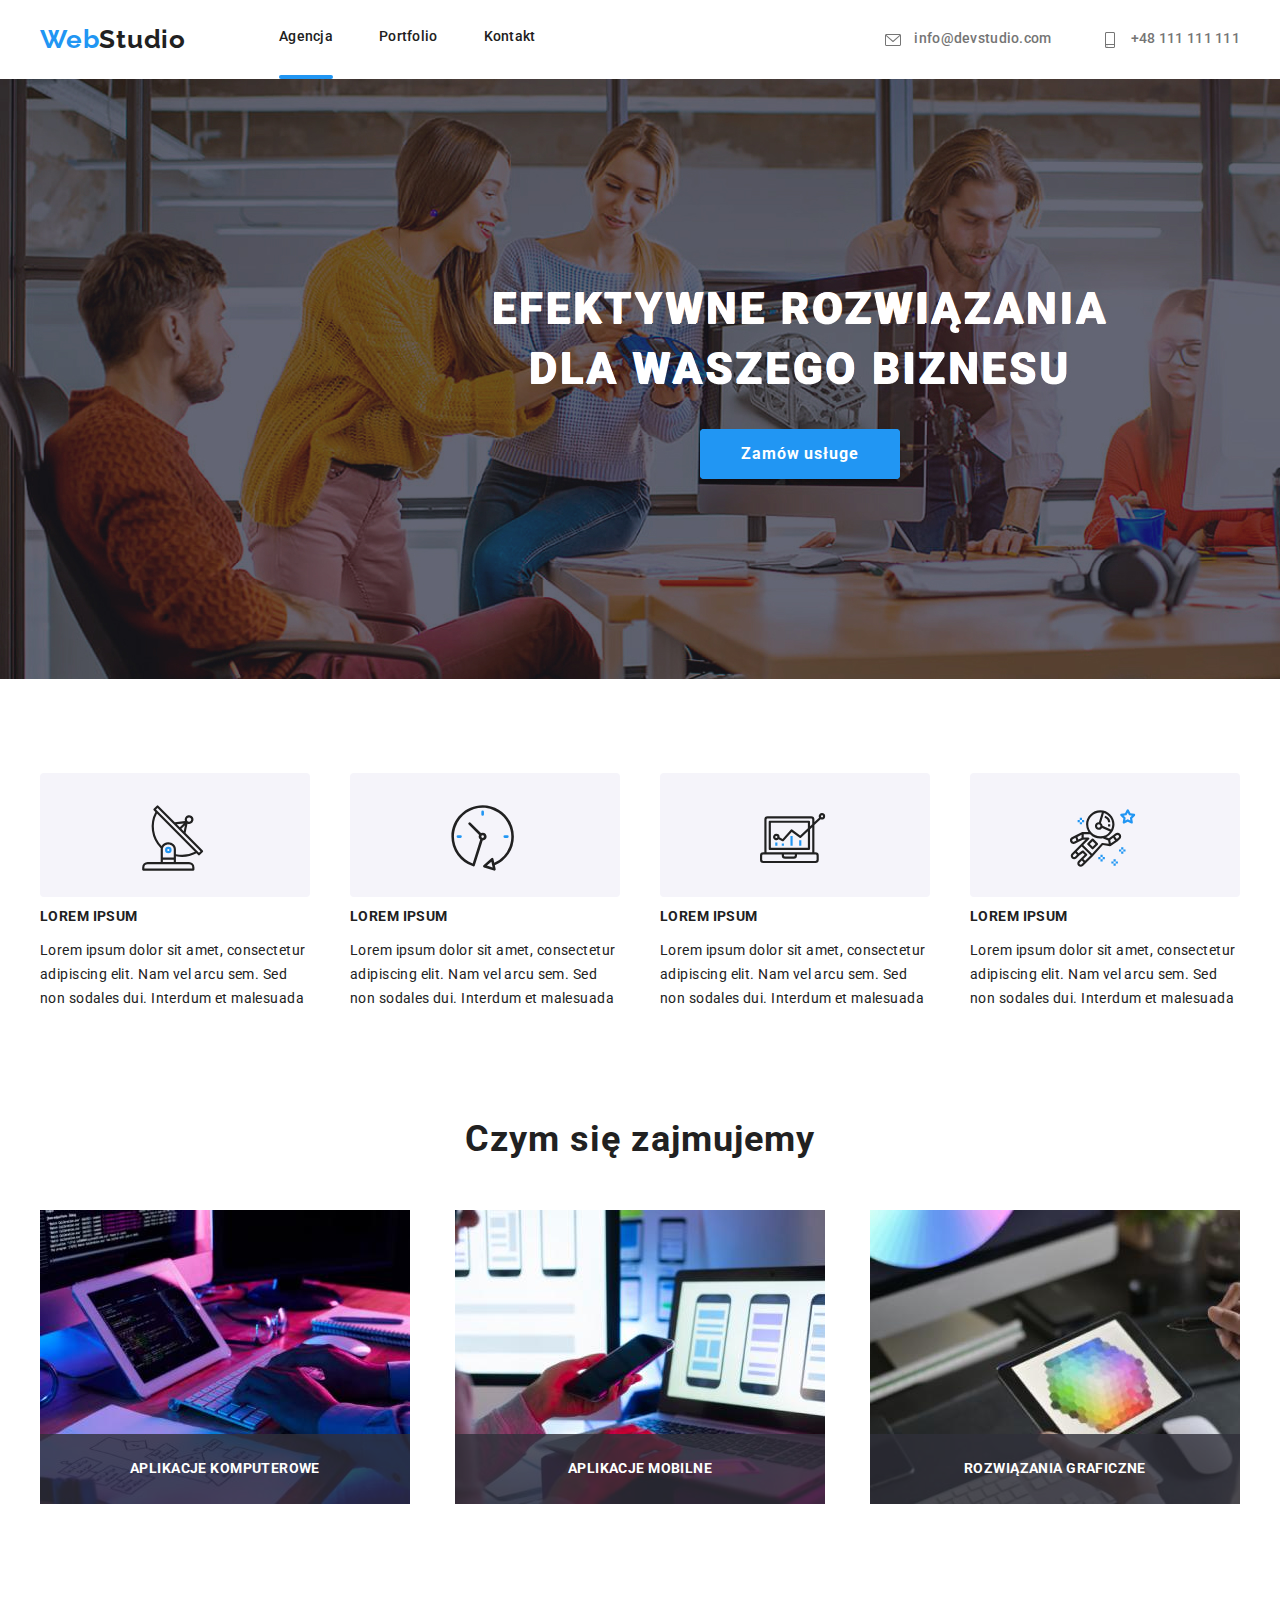
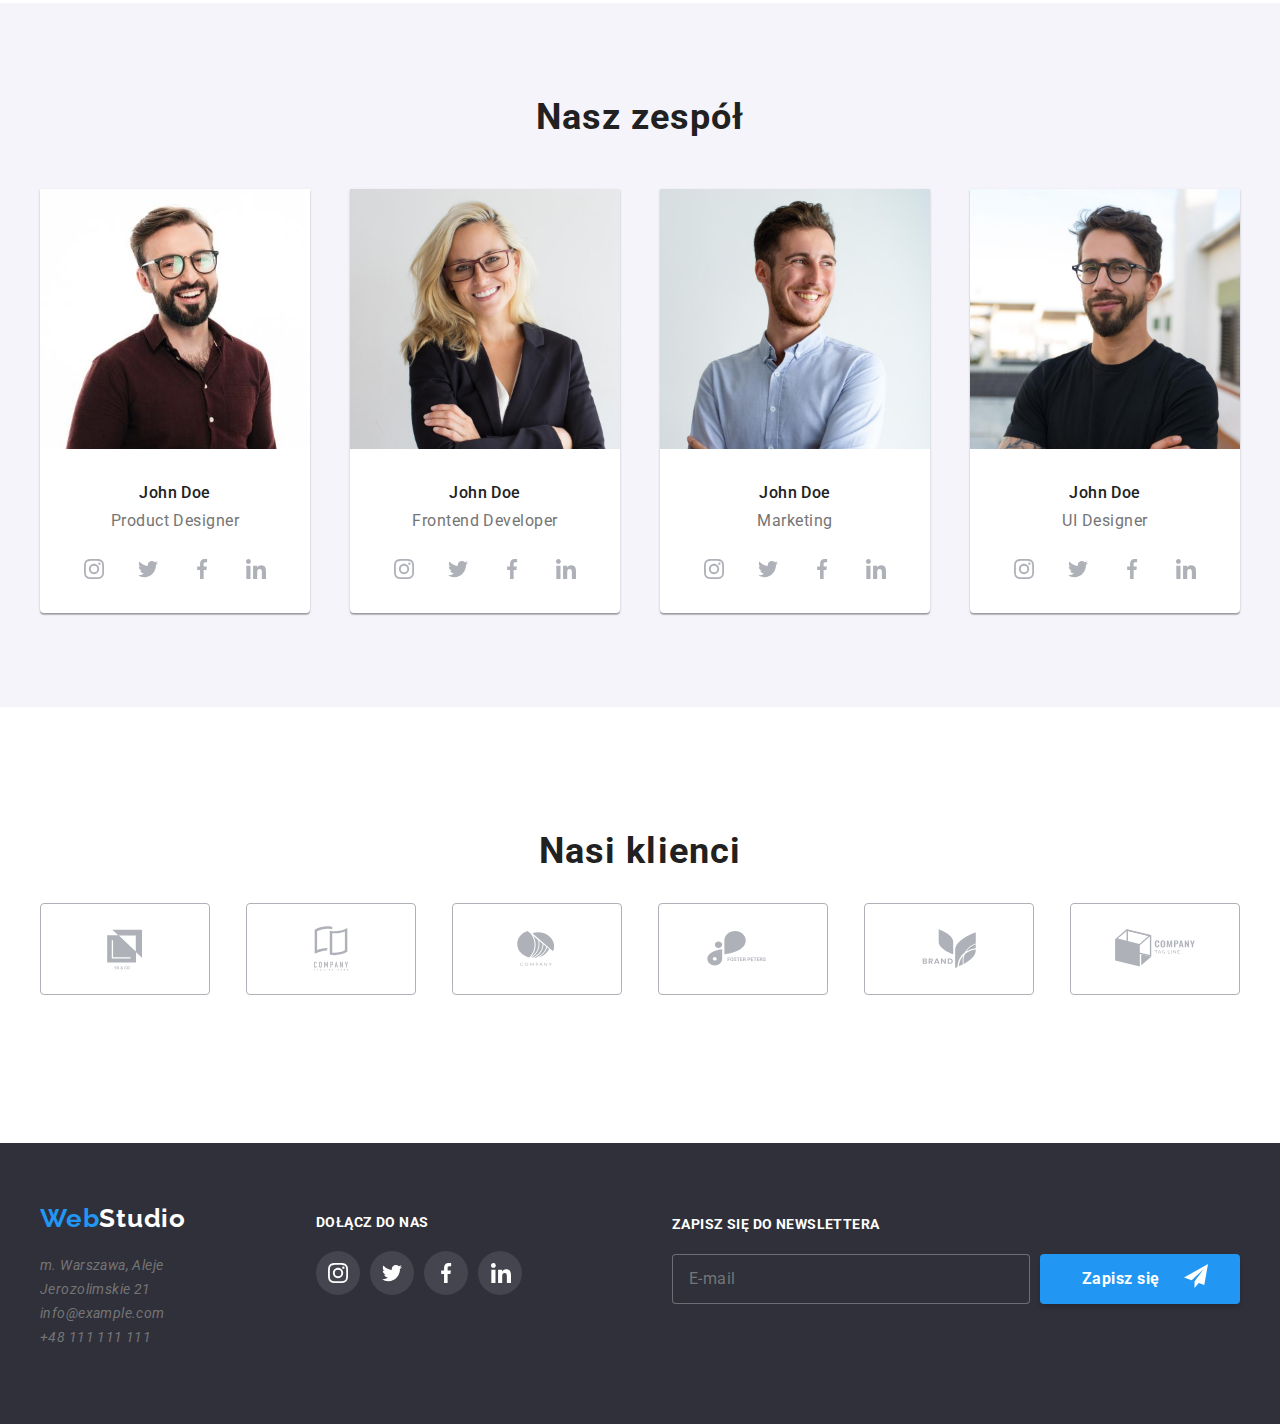
<file: index.html>
<!DOCTYPE html>
<html lang="PL">
  <head>
    <meta charset="UTF-8" />
    <meta http-equiv="X-UA-Compatible" content="IE=edge" />
    <meta name="viewport" content="width=device-width, initial-scale=1.0" />
    <!--Open Google Fonts-->
    <link rel="preconnect" href="https://fonts.googleapis.com" />
    <link rel="preconnect" href="https://fonts.gstatic.com" crossorigin />
    <link
      href="https://fonts.googleapis.com/css2?family=Raleway:wght@700&family=Roboto:wght@400;500;700;900&display=swap"
      rel="stylesheet"
    />
    <!-- Close google fonts-->
    <link
      rel="stylesheet"
      href="https://cdnjs.cloudflare.com/ajax/libs/modern-normalize/1.0.0/modern-normalize.min.css"
    />
    <link rel="stylesheet" href="css/main.min.css" />
    <title>Studio</title>
  </head>

  <body>
    <header>
      <div class="container">
        <div class="nav-discription">
          <div class="nav-discription__nav-area">
            <a class="main-logo" href="index.html"
              ><span class="main-logo__top-logo-one">Web</span><span class="main-logo__top-logo-two">Studio</span></a
            >
            <nav>
              <ul class="nav-discription__site-navigation">
                <li><a class="strip nav-discription__strip" href="index.html">Agencja</a></li>
                <li>
                  <a class="nav-discription__item-portfolio" href="portfolio.html">Portfolio</a>
                </li>
                <li><a class="nav-discription__item-contact" href="#">Kontakt</a></li>
              </ul>
            </nav>
          </div>

          <ul class="nav-discription__contact-us">
            <li>
              <a class="nav-discription__social-mail" href="mailto:info@devstudio.com"
                ><svg width="16" height="16" class="nav-discription__icon">
                  <use href="images/icons.svg#icon-envelope"></use>
                </svg>
                info@devstudio.com</a
              >
            </li>
            <li>
              <a class="nav-discription__social-tel" href="tel:+48111111111"
                ><svg width="16" height="16" class="nav-discription__icon">
                  <use href="images/icons.svg#icon-smartphone"></use>
                </svg>
                +48 111 111 111</a
              >
            </li>
          </ul>
        </div>
      </div>
    </header>

    <main>
      <section class="wrapper-main-studio-discription">
        <div class="container main-studio">
          <h1 class="main-studio__main-header">EFEKTYWNE ROZWIĄZANIA DLA WASZEGO BIZNESU</h1>
          <button class="main-studio__studio-button" type="button" data-modal-open>
            <span class="main-studio__button-text">Zamów usługe</span>
          </button>
        </div>
      </section>
      
      <section class="container">
        <ul class="advantages">
          <li>
            <div class="advantages__advantages-icon">
              <svg width="270" height="120">
                <use
                  width="65.32"
                  height="70"
                  x="100"
                  y="30"
                  href="images/icons.svg#icon-antenna-1"
                ></use>
              </svg>
            </div>
            <h2 class="advantages__text-block">LOREM IPSUM</h2>
            <p class="advantages__text-block-discription">
              Lorem ipsum dolor sit amet, consectetur adipiscing elit. Nam vel arcu sem. Sed non
              sodales dui. Interdum et malesuada
            </p>
          </li>

          <li>
            <div class="advantages__advantages-icon">
              <svg width="270" height="120">
                <use
                  width="65.32"
                  height="70"
                  x="100"
                  y="30"
                  href="images/icons.svg#icon-clock-1"
                ></use>
              </svg>
            </div>
            <h2 class="advantages__text-block">LOREM IPSUM</h2>
            <p class="advantages__text-block-discription">
              Lorem ipsum dolor sit amet, consectetur adipiscing elit. Nam vel arcu sem. Sed non
              sodales dui. Interdum et malesuada
            </p>
          </li>

          <li>
            <div class="advantages__advantages-icon">
              <svg width="270" height="120">
                <use
                  width="65.32"
                  height="70"
                  x="100"
                  y="30"
                  href="images/icons.svg#icon-diagram-1"
                ></use>
              </svg>
            </div>
            <h2 class="advantages__text-block">LOREM IPSUM</h2>
            <p class="advantages__text-block-discription">
              Lorem ipsum dolor sit amet, consectetur adipiscing elit. Nam vel arcu sem. Sed non
              sodales dui. Interdum et malesuada
            </p>
          </li>

          <li>
            <div class="advantages__advantages-icon">
              <svg width="270" height="120">
                <use
                  width="65.32"
                  height="70"
                  x="100"
                  y="30"
                  href="images/icons.svg#icon-astronaut-1"
                ></use>
              </svg>
            </div>
            <h2 class="advantages__text-block">LOREM IPSUM</h2>
            <p class="advantages__text-block-discription">
              Lorem ipsum dolor sit amet, consectetur adipiscing elit. Nam vel arcu sem. Sed non
              sodales dui. Interdum et malesuada
            </p>
          </li>
        </ul>
      </section>

      <section class="our-activities-wrapper container">
        <h2 class="our-activities-wrapper__header">Czym się zajmujemy</h2>
        <ul class="our-activities-images">
          <li>
            <div class="our-activities-images__img-position">
              <img src="images/images-studio/box2.jpg" alt="człowiek pracuje przy komputerze" />
              <div class="our-activities-images__text-wrapper">
                <p class="our-activities-images__text-position">Aplikacje komputerowe</p>
              </div>
            </div>
          </li>
          <li>
            <div class="our-activities-images__img-position">
              <img src="images/images-studio/box1.jpg" alt="człowiek pracuje przy komputerze" />
              <div class="our-activities-images__text-wrapper">
                <p class="our-activities-images__text-position">Aplikacje mobilne</p>
              </div>
            </div>
          </li>
          <li>
            <div class="our-activities-images__img-position">
              <img src="images/images-studio/box3.jpg" alt="człowiek pracuje przy komputerze" />
              <div class="our-activities-images__text-wrapper">
                <p class="our-activities-images__text-position">Rozwiązania graficzne</p>
              </div>
            </div>
          </li>
        </ul>
      </section>

      <section class="our-team-area container">
        <h2 class="our-team-area__header">Nasz zespół</h2>
        <ul class="our-team container">
          <li class="our-team__border">
            <img
              class="our-team__img-discription"
              src="images/images-studio/img4.jpg"
              alt="zdjęcię Maciej Wiesłowski"
            />
            <h3 class="our-team__employee-name">John Doe</h3>
            <p class="our-team__employee-position">Product Designer</p>

            <ul class="our-team__social-box">
              <li>
                <a class="our-team__social-link" href="#">
                  <svg class="our-team__icon" width="44" height="44">
                    <use
                      width="20"
                      height="20"
                      x="12"
                      y="12"
                      href="images/icons.svg#icon-instagram-2"
                    ></use>
                  </svg>
                </a>
              </li>
              <li>
                <a class="our-team__social-link" href="#">
                  <svg class="our-team__icon" width="44" height="44">
                    <use
                      width="20"
                      height="20"
                      x="12"
                      y="12"
                      href="images/icons.svg#icon-twitter-1"
                    ></use>
                  </svg>
                </a>
              </li>
              <li>
                <a class="our-team__social-link" href="#">
                  <svg class="our-team__icon" width="44" height="44">
                    <use
                      width="20"
                      height="20"
                      x="12"
                      y="12"
                      href="images/icons.svg#icon-facebook-1"
                    ></use>
                  </svg>
                </a>
              </li>
              <li>
                <a class="our-team__social-link" href="#">
                  <svg class="our-team__icon" width="44" height="44">
                    <use
                      width="20"
                      height="20"
                      x="12"
                      y="12"
                      href="images/icons.svg#icon-linkedin-1"
                    ></use>
                  </svg>
                </a>
              </li>
            </ul>
          </li>

          <li class="our-team__border">
            <img
              class="our-team__img-discription"
              src="images/images-studio/img3.jpg"
              alt="zdjęcię Maciej Wiesłowski"
            />
            <h3 class="our-team__employee-name">John Doe</h3>
            <p class="our-team__employee-position">Frontend Developer</p>

            <ul class="our-team__social-box">
              <li>
                <a class="our-team__social-link" href="#">
                  <svg class="our-team__icon" width="44" height="44">
                    <use
                      width="20"
                      height="20"
                      x="12"
                      y="12"
                      href="images/icons.svg#icon-instagram-2"
                    ></use>
                  </svg>
                </a>
              </li>
              <li>
                <a class="our-team__social-link" href="#">
                  <svg class="our-team__icon" width="44" height="44">
                    <use
                      width="20"
                      height="20"
                      x="12"
                      y="12"
                      href="images/icons.svg#icon-twitter-1"
                    ></use>
                  </svg>
                </a>
              </li>
              <li>
                <a class="our-team__social-link" href="#">
                  <svg class="our-team__icon" width="44" height="44">
                    <use
                      width="20"
                      height="20"
                      x="12"
                      y="12"
                      href="images/icons.svg#icon-facebook-1"
                    ></use>
                  </svg>
                </a>
              </li>
              <li>
                <a class="our-team__social-link" href="#">
                  <svg class="our-team__icon" width="44" height="44">
                    <use
                      width="20"
                      height="20"
                      x="12"
                      y="12"
                      href="images/icons.svg#icon-linkedin-1"
                    ></use>
                  </svg>
                </a>
              </li>
            </ul>
          </li>

          <li class="our-team__border">
            <img
              class="our-team__img-discription"
              src="images/images-studio/img2.jpg"
              alt="zdjęcię Maciej Wiesłowski"
            />
            <h3 class="our-team__employee-name">John Doe</h3>
            <p class="our-team__employee-position">Marketing</p>

            <ul class="our-team__social-box">
              <li>
                <a class="our-team__social-link" href="#">
                  <svg class="our-team__icon" width="44" height="44">
                    <use
                      width="20"
                      height="20"
                      x="12"
                      y="12"
                      href="images/icons.svg#icon-instagram-2"
                    ></use>
                  </svg>
                </a>
              </li>
              <li>
                <a class="our-team__social-link" href="#">
                  <svg class="our-team__icon" width="44" height="44">
                    <use
                      width="20"
                      height="20"
                      x="12"
                      y="12"
                      href="images/icons.svg#icon-twitter-1"
                    ></use>
                  </svg>
                </a>
              </li>
              <li>
                <a class="our-team__social-link" href="#">
                  <svg class="our-team__icon" width="44" height="44">
                    <use
                      width="20"
                      height="20"
                      x="12"
                      y="12"
                      href="images/icons.svg#icon-facebook-1"
                    ></use>
                  </svg>
                </a>
              </li>
              <li>
                <a class="our-team__social-link" href="#">
                  <svg class="our-team__icon" width="44" height="44">
                    <use
                      width="20"
                      height="20"
                      x="12"
                      y="12"
                      href="images/icons.svg#icon-linkedin-1"
                    ></use>
                  </svg>
                </a>
              </li>
            </ul>
          </li>
          <li class="our-team__border">
            <img
              class="our-team__img-discription"
              src="images/images-studio/img1.jpg"
              alt="zdjęcię Maciej Wiesłowski"
            />
            <h3 class="our-team__employee-name">John Doe</h3>
            <p class="our-team__employee-position">UI Designer</p>

            <ul class="our-team__social-box">
              <li>
                <a class="our-team__social-link" href="#">
                  <svg class="our-team__icon" width="44" height="44">
                    <use
                      width="20"
                      height="20"
                      x="12"
                      y="12"
                      href="images/icons.svg#icon-instagram-2"
                    ></use>
                  </svg>
                </a>
              </li>
              <li>
                <a class="our-team__social-link" href="#">
                  <svg class="our-team__icon" width="44" height="44">
                    <use
                      width="20"
                      height="20"
                      x="12"
                      y="12"
                      href="images/icons.svg#icon-twitter-1"
                    ></use>
                  </svg>
                </a>
              </li>
              <li>
                <a class="our-team__social-link" href="#">
                  <svg class="our-team__icon" width="44" height="44">
                    <use
                      width="20"
                      height="20"
                      x="12"
                      y="12"
                      href="images/icons.svg#icon-facebook-1"
                    ></use>
                  </svg>
                </a>
              </li>
              <li>
                <a class="our-team__social-link" href="#">
                  <svg class="our-team__icon" width="44" height="44">
                    <use
                      width="20"
                      height="20"
                      x="12"
                      y="12"
                      href="images/icons.svg#icon-linkedin-1"
                    ></use>
                  </svg>
                </a>
              </li>
            </ul>
          </li>
            </ul>
          </li>
        </ul>
      </section>

      <section class="our-clients">
        <div class="container">
          <h2 class="our-clients__header">Nasi klienci</h2>
          <ul class="our-clients__list-items">
            <li>
              <svg class="our-clients__icon">
                <use href="images/icons.svg#icon-client-1"></use>
              </svg>
            </li>

            <li>
              <svg class="our-clients__icon">
                <use href="images/icons.svg#icon-client-2"></use>
              </svg>
            </li>

            <li>
              <svg class="our-clients__icon">
                <use href="images/icons.svg#icon-client-3"></use>
              </svg>
            </li>

            <li>
              <svg class="our-clients__icon">
                <use href="images/icons.svg#icon-client-4"></use>
              </svg>
            </li>

            <li>
              <svg class="our-clients__icon">
                <use href="images/icons.svg#icon-client-5"></use>
              </svg>
            </li>

            <li>
              <svg class="our-clients__icon">
                <use href="images/icons.svg#icon-client-6"></use>
              </svg>
            </li>
          </ul>
        </div>
      </section>
    </main>

    <footer class="footer-wrapper">
      <div class="footer-container">
        <div class="footer-discription">
          <a class="footer-logo" href="index.html"
            ><span class="footer-logo__logo-one">Web</span><span class="footer-logo__logo-two">Studio</span></a
          >
          <address>
            <ul class="footer-nav">
              <li>
                <a class="footer-nav__social-links" href="https://goo.gl/maps/fYrhQ94LUuPDDyDd8">
                  m. Warszawa, Aleje Jerozolimskie 21</a
                >
              </li>
              <li>
                <a class="footer-nav__social-links" href="mailto:info@example.com"
                  >info@example.com</a
                >
              </li>
              <li>
                <a class="footer-nav__social-links" href="tel:+48111111111">+48 111 111 111</a>
              </li>
            </ul>
          </address>
        </div>

        <div class="footer-social-media">
          <p class="footer-social-media__header">DOŁĄCZ DO NAS</p>

          <ul class="footer-social-media__list-icons">
            <li>
              <a class="footer-social-media__link" href="#">
                <svg class="footer-social-media__icon" width="44" height="44">
                  <use width="20" x="12" href="images/icons.svg#icon-instagram-2"></use>
                </svg>
              </a>
            </li>
            <li>
              <a href="#">
                <svg class="footer-social-media__icon" width="44" height="44">
                  <use width="20" x="12" href="images/icons.svg#icon-twitter-1"></use>
                </svg>
              </a>
            </li>
            <li>
              <a href="#">
                <svg class="footer-social-media__icon" width="44" height="44">
                  <use width="20" x="12" href="images/icons.svg#icon-facebook-1"></use>
                </svg>
              </a>
            </li>
            <li>
              <a href="#">
                <svg class="footer-social-media__icon" width="44" height="44">
                  <use width="20" x="13" href="images/icons.svg#icon-linkedin-1"></use>
                </svg>
              </a>
            </li>
          </ul>
        </div>

        <form class="footer-form">
          <label class="footer-form__label" for="user_email">Zapisz się do newslettera</label>
          <div class="footer-form__input-discription">
            <input class="footer-form__input" type="email" name="email" id="user_email" placeholder="E-mail" required />
            <button class="footer-form__button" type="submit">
              Zapisz się
              <svg width="24" height="24">
                <use href="images/icons.svg#icon-send"></use>
              </svg>
            </button>
          </div>
        </form>
      </div>
    </footer>
    <div class="backdrop is-hidden" data-modal>
      <div class="modal">
        <h2 class="modal__header">Zostaw swoje dane w formularzu poniżej</h2>

        <form class="modal__form-wrapper">
          <div class="modal__form-items">
            <label class="modal__label" for="modal-user-name">Imie</label>
            <input class="modal__input"
              type="text"
              name="modal-user-name"
              id="modal-user-name"
              pattern="[A-z]{2,15}"
              title="Pierwsza litera jest duża, nie może zawierać cyfre, minimalna długość 2, maksymalna 15"
              required
            />
              <svg width="18" height="18" class="modal__icon">
              <use
              href="images/icons.svg#icon-person-black"></use>
            </svg>
          </div>

          <div class="modal__form-items">
            <label class="modal__label" for="modal-user-tel">Telefon</label>
            <input class="modal__input"
              type="tel"
              name="modal-user-tel"
              id="modal-user-tel"
              minlength="9"
              maxlength="9"
              required
            />
            <svg width="18" height="18" class="modal__icon">
              <use href="images/icons.svg#icon-phone-black"></use>
            </svg>
          </div>

          <div class="modal__form-items">
            <label class="modal__label" for="modal-user-email">Email</label>
            <input class="modal__input"
            type="email"
            name="modal-user-email"
            id="modal-user-email"
            required />
            <svg width="20" height="18" class="modal__icon">
            <use href="images/icons.svg#icon-email-black"></use>
            </svg>
          </div>

          <div class="modal__form-items">
            <label class="modal__label" for="modal-user-comment">Komentarz</label>
            <textarea class="modal__textarea"
              name="modal-user-comment"
              id="modal-user-comment"
              placeholder="Wprowadź tekst"
              rows="5"
              required
            ></textarea>
          </div>

          <div class="modal-agreements">
          <label class="modal-agreements__privacy">
            <input class="modal-agreements__input" type="checkbox" name="privacy" value="confirm" required />
            <svg class="modal-agreements__icon" width="16" height="15">
              <use href="images/icons.svg#icon-icon-check"></use>
            </svg>
            <p class="modal-agreements__text">
              Oświadczam iż akceptuję <a class="modal-agreements__link" href="#">Regulamin</a> i
              <a class="modal-agreements__link" href="#">Politykę Prywatności.</a>
            </p>
          </label>
          <button class="modal-agreements__button" type="submit" value="send">Wyślij</button>
          </button>
      </form>
      <button type="button" class="close-btn" data-modal-close>
        <svg class="close-btn-discription" width="18" height="18">
          <use href="images/icons.svg#icon-close-black"></use>
        </svg>
      </div>
        
      </div>

    </div>
    <script src="modal.js"></script>
  </body>
</html>
</file>
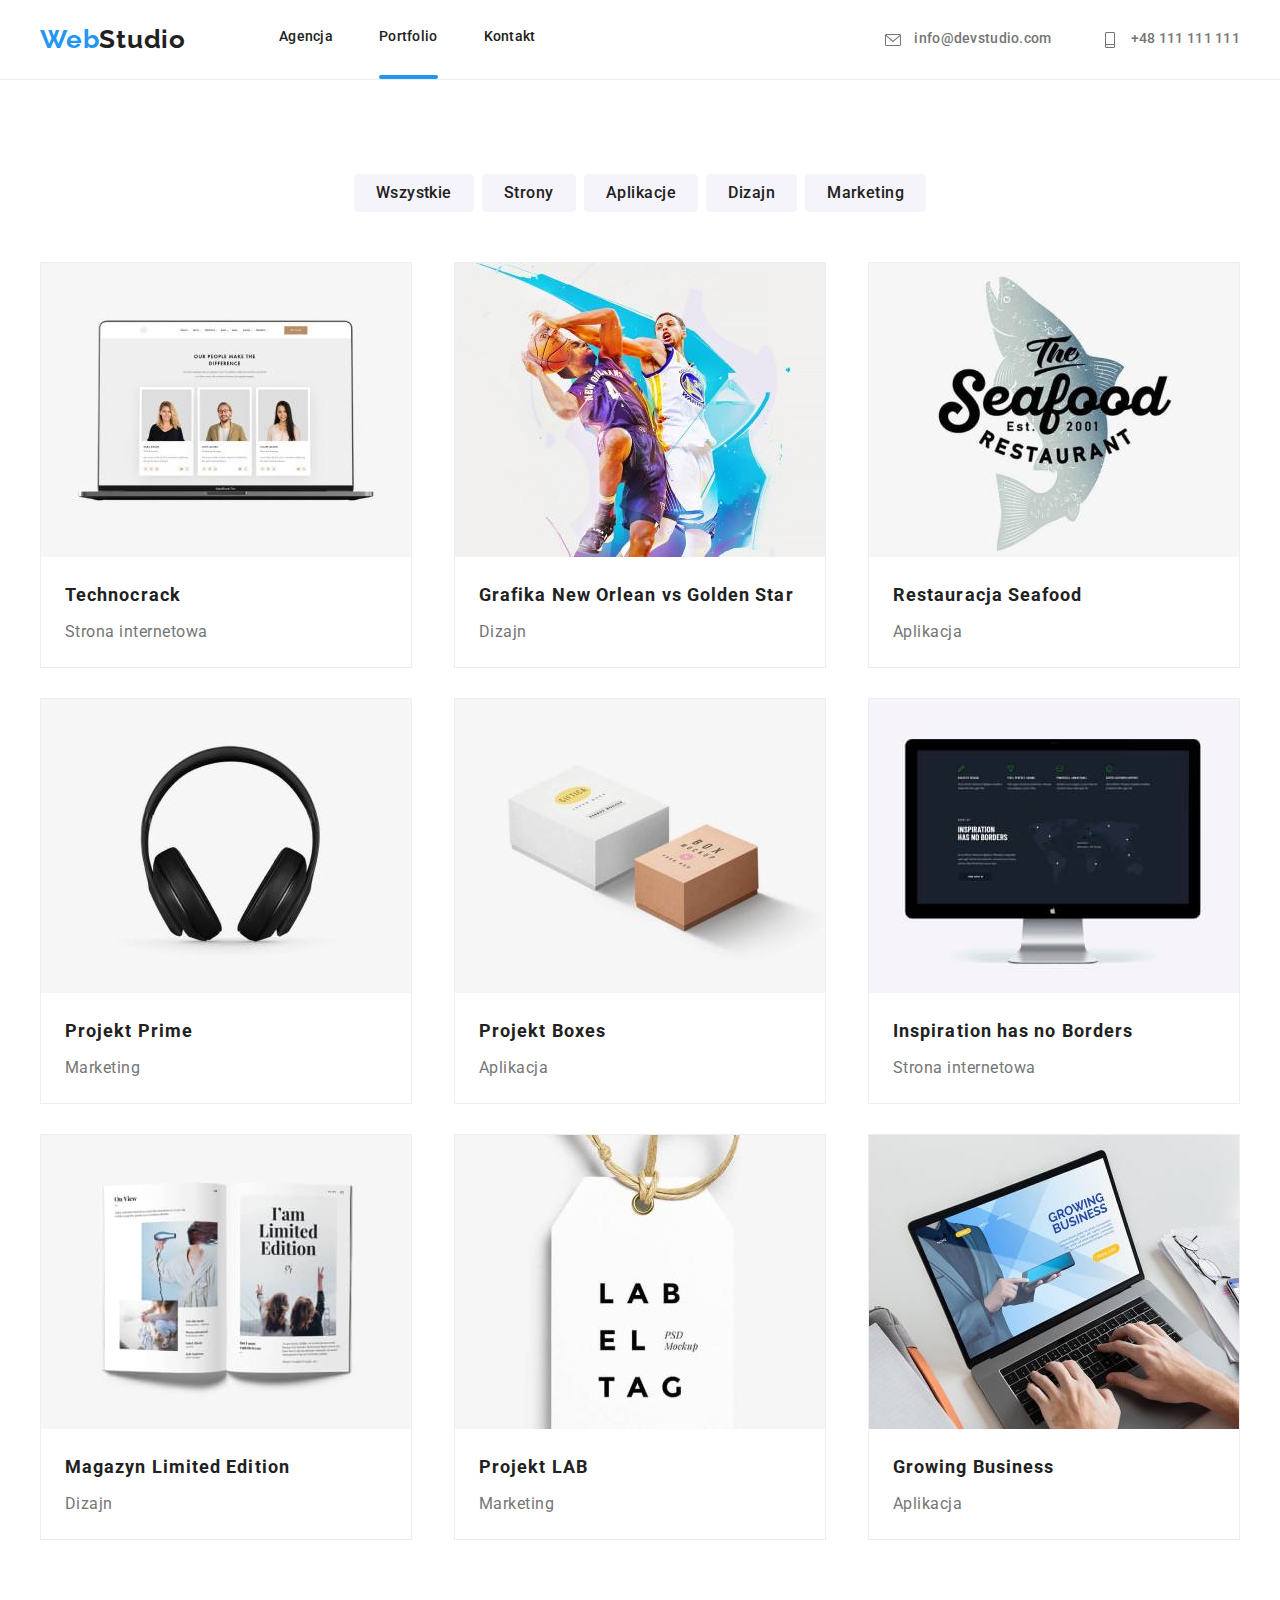
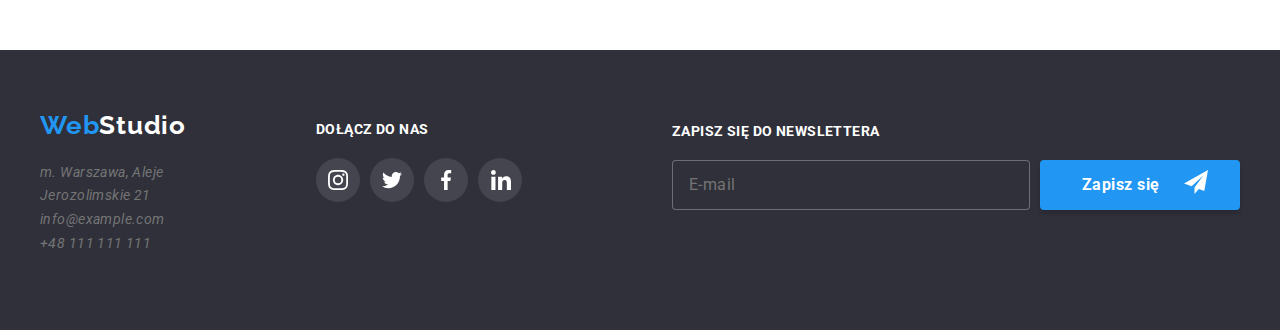
<file: portfolio.html>
<!DOCTYPE html>
<html lang="PL">
  <head>
    <meta charset="UTF-8" />
    <meta http-equiv="X-UA-Compatible" content="IE=edge" />
    <meta name="viewport" content="width=device-width, initial-scale=1.0" />
    <!--Open Google Fonts-->
    <link rel="preconnect" href="https://fonts.googleapis.com" />
    <link rel="preconnect" href="https://fonts.gstatic.com" crossorigin />
    <link
      href="https://fonts.googleapis.com/css2?family=Raleway:wght@700&family=Roboto:wght@400;500;700;900&display=swap"
      rel="stylesheet"
    />
    <!-- Close google fonts-->
    <link
      rel="stylesheet"
      href="https://cdnjs.cloudflare.com/ajax/libs/modern-normalize/1.0.0/modern-normalize.min.css"
    />
    <link rel="stylesheet" href="css/main.min.css" />
    <title>Portfolio</title>
  </head>

  <body>
    <header class="portfolio-border">
      <div class="container">
        <div class="nav-discription">
          <div class="nav-discription__nav-area">
            <a class="main-logo" href="index.html"
              ><span class="main-logo__top-logo-one">Web</span
              ><span class="main-logo__top-logo-two">Studio</span></a
            >
            <nav>
              <ul class="nav-discription__site-navigation">
                <li><a class="nav-discription__item-agency" href="index.html">Agencja</a></li>
                <li>
                  <a class="strip nav-discription__strip" href="portfolio.html">Portfolio</a>
                </li>
                <li><a class="nav-discription__item-contact" href="#">Kontakt</a></li>
              </ul>
            </nav>
          </div>

          <ul class="nav-discription__contact-us">
            <li>
              <a class="nav-discription__social-mail" href="mailto:info@devstudio.com"
                ><svg width="16" height="16" class="nav-discription__icon">
                  <use href="images/icons.svg#icon-envelope"></use>
                </svg>
                info@devstudio.com</a
              >
            </li>
            <li>
              <a class="nav-discription__social-tel" href="tel:+48111111111"
                ><svg width="16" height="16" class="nav-discription__icon">
                  <use href="images/icons.svg#icon-smartphone"></use>
                </svg>
                +48 111 111 111</a
              >
            </li>
          </ul>
        </div>
      </div>
    </header>

    <main>
      <section>
        <ul class="portfolio-buttons-area container">
          <li><button class="portfolio-buttons-area__button" type="button">Wszystkie</button></li>
          <li><button class="portfolio-buttons-area__button" type="button">Strony</button></li>
          <li><button class="portfolio-buttons-area__button" type="button">Aplikacje</button></li>
          <li><button class="portfolio-buttons-area__button" type="button">Dizajn</button></li>
          <li><button class="portfolio-buttons-area__button" type="button">Marketing</button></li>
        </ul>
      </section>

      <section class="container">
        <ul class="portfolio-projects">
          <li class="portfolio-projects__images-shadow">
            <div class="portfolio-projects__box-overlay">
              <img
                class="portfolio-projects__image"
                src="images/portfolio-images/technocrack.jpg"
                alt="strona internetowa, na której są pracownicy"
              />
              <div class="portfolio-projects__item-overlay">
                <p class="portfolio-projects__text-overlay">
                  Technocrack jest popularną platformą wykorzystywaną do rozpowszechniania
                  koronawirusa. Firmy wykorzystują tę platformę do celów szpiegowskich i ataków na
                  niezabezpieczone serwery konkurencji
                </p>
              </div>
            </div>
            <div class="portfolio-projects__border">
              <h3 class="portfolio-projects__project-name">Technocrack</h3>
              <p class="portfolio-projects__project-discription">Strona internetowa</p>
            </div>
          </li>

          <li class="portfolio-projects__images-shadow">
            <div class="portfolio-projects__box-overlay">
              <img
                class="portfolio-projects__image"
                src="images/portfolio-images/grafika-new-orlean-vs-golden-star.jpg"
                alt="strona internetowa, na której są pracownicy"
              />
              <div class="portfolio-projects__item-overlay">
                <p class="portfolio-projects__text-overlay">
                  Technocrack jest popularną platformą wykorzystywaną do rozpowszechniania
                  koronawirusa. Firmy wykorzystują tę platformę do celów szpiegowskich i ataków na
                  niezabezpieczone serwery konkurencji
                </p>
              </div>
            </div>
            <div class="portfolio-projects__border">
              <h3 class="portfolio-projects__project-name">Grafika New Orlean vs Golden Star</h3>
              <p class="portfolio-projects__project-discription">Dizajn</p>
            </div>
          </li>

          <li class="portfolio-projects__images-shadow">
            <div class="portfolio-projects__box-overlay">
              <img
                class="portfolio-projects__image"
                src="images/portfolio-images/restauracja-seafood.jpg"
                alt="strona internetowa, na której są pracownicy"
              />
              <div class="portfolio-projects__item-overlay">
                <p class="portfolio-projects__text-overlay">
                  Technocrack jest popularną platformą wykorzystywaną do rozpowszechniania
                  koronawirusa. Firmy wykorzystują tę platformę do celów szpiegowskich i ataków na
                  niezabezpieczone serwery konkurencji
                </p>
              </div>
            </div>
            <div class="portfolio-projects__border">
              <h3 class="portfolio-projects__project-name">Restauracja Seafood</h3>
              <p class="portfolio-projects__project-discription">Aplikacja</p>
            </div>
          </li>

          <li class="portfolio-projects__images-shadow">
            <div class="portfolio-projects__box-overlay">
              <img
                class="portfolio-projects__image"
                src="images/portfolio-images/projekt-prime.jpg"
                alt="strona internetowa, na której są pracownicy"
              />
              <div class="portfolio-projects__item-overlay">
                <p class="portfolio-projects__text-overlay">
                  Technocrack jest popularną platformą wykorzystywaną do rozpowszechniania
                  koronawirusa. Firmy wykorzystują tę platformę do celów szpiegowskich i ataków na
                  niezabezpieczone serwery konkurencji
                </p>
              </div>
            </div>
            <div class="portfolio-projects__border">
              <h3 class="portfolio-projects__project-name">Projekt Prime</h3>
              <p class="portfolio-projects__project-discription">Marketing</p>
            </div>
          </li>

          <li class="portfolio-projects__images-shadow">
            <div class="portfolio-projects__box-overlay">
              <img
                class="portfolio-projects__image"
                src="images/portfolio-images/projekt-boxes.jpg"
                alt="strona internetowa, na której są pracownicy"
              />
              <div class="portfolio-projects__item-overlay">
                <p class="portfolio-projects__text-overlay">
                  Technocrack jest popularną platformą wykorzystywaną do rozpowszechniania
                  koronawirusa. Firmy wykorzystują tę platformę do celów szpiegowskich i ataków na
                  niezabezpieczone serwery konkurencji
                </p>
              </div>
            </div>
            <div class="portfolio-projects__border">
              <h3 class="portfolio-projects__project-name">Projekt Boxes</h3>
              <p class="portfolio-projects__project-discription">Aplikacja</p>
            </div>
          </li>

          <li class="portfolio-projects__images-shadow">
            <div class="portfolio-projects__box-overlay">
              <img
                class="portfolio-projects__image"
                src="images/portfolio-images/inspiration-has-no-borders.jpg"
                alt="strona internetowa, na której są pracownicy"
              />
              <div class="portfolio-projects__item-overlay">
                <p class="portfolio-projects__text-overlay">
                  Technocrack jest popularną platformą wykorzystywaną do rozpowszechniania
                  koronawirusa. Firmy wykorzystują tę platformę do celów szpiegowskich i ataków na
                  niezabezpieczone serwery konkurencji
                </p>
              </div>
            </div>
            <div class="portfolio-projects__border">
              <h3 class="portfolio-projects__project-name">Inspiration has no Borders</h3>
              <p class="portfolio-projects__project-discription">Strona internetowa</p>
            </div>
          </li>

          <li class="portfolio-projects__images-shadow">
            <div class="portfolio-projects__box-overlay">
              <img
                class="portfolio-projects__image"
                src="images/portfolio-images/magazyn-limited-edition.jpg"
                alt="strona internetowa, na której są pracownicy"
              />
              <div class="portfolio-projects__item-overlay">
                <p class="portfolio-projects__text-overlay">
                  Technocrack jest popularną platformą wykorzystywaną do rozpowszechniania
                  koronawirusa. Firmy wykorzystują tę platformę do celów szpiegowskich i ataków na
                  niezabezpieczone serwery konkurencji
                </p>
              </div>
            </div>
            <div class="portfolio-projects__border">
              <h3 class="portfolio-projects__project-name">Magazyn Limited Edition</h3>
              <p class="portfolio-projects__project-discription">Dizajn</p>
            </div>
          </li>

          <li class="portfolio-projects__images-shadow">
            <div class="portfolio-projects__box-overlay">
              <img
                class="portfolio-projects__image"
                src="images/portfolio-images/projekt-lab.jpg "
                alt="strona internetowa, na której są pracownicy"
              />
              <div class="portfolio-projects__item-overlay">
                <p class="portfolio-projects__text-overlay">
                  Technocrack jest popularną platformą wykorzystywaną do rozpowszechniania
                  koronawirusa. Firmy wykorzystują tę platformę do celów szpiegowskich i ataków na
                  niezabezpieczone serwery konkurencji
                </p>
              </div>
            </div>
            <div class="portfolio-projects__border">
              <h3 class="portfolio-projects__project-name">Projekt LAB</h3>
              <p class="portfolio-projects__project-discription">Marketing</p>
            </div>
          </li>

          <li class="portfolio-projects__images-shadow">
            <div class="portfolio-projects__box-overlay">
              <img
                class="portfolio-projects__image"
                src="images/portfolio-images/growing-business.jpg"
                alt="strona internetowa, na której są pracownicy"
              />
              <div class="portfolio-projects__item-overlay">
                <p class="portfolio-projects__text-overlay">
                  Technocrack jest popularną platformą wykorzystywaną do rozpowszechniania
                  koronawirusa. Firmy wykorzystują tę platformę do celów szpiegowskich i ataków na
                  niezabezpieczone serwery konkurencji
                </p>
              </div>
            </div>
            <div class="portfolio-projects__border">
              <h3 class="portfolio-projects__project-name">Growing Business</h3>
              <p class="portfolio-projects__project-discription">Aplikacja</p>
            </div>
          </li>
        </ul>
      </section>
    </main>

    <footer class="footer-wrapper">
      <div class="footer-container">
        <div class="footer-discription">
          <a class="footer-logo" href="index.html"
            ><span class="footer-logo__logo-one">Web</span
            ><span class="footer-logo__logo-two">Studio</span></a
          >
          <address>
            <ul class="footer-nav">
              <li>
                <a class="footer-nav__social-links" href="https://goo.gl/maps/fYrhQ94LUuPDDyDd8">
                  m. Warszawa, Aleje Jerozolimskie 21</a
                >
              </li>
              <li>
                <a class="footer-nav__social-links" href="mailto:info@example.com"
                  >info@example.com</a
                >
              </li>
              <li>
                <a class="footer-nav__social-links" href="tel:+48111111111">+48 111 111 111</a>
              </li>
            </ul>
          </address>
        </div>

        <div class="footer-social-media">
          <p class="footer-social-media__header">DOŁĄCZ DO NAS</p>

          <ul class="footer-social-media__list-icons">
            <li>
              <a class="footer-social-media__link" href="#">
                <svg class="footer-social-media__icon" width="44" height="44">
                  <use width="20" x="12" href="images/icons.svg#icon-instagram-2"></use>
                </svg>
              </a>
            </li>
            <li>
              <a href="#">
                <svg class="footer-social-media__icon" width="44" height="44">
                  <use width="20" x="12" href="images/icons.svg#icon-twitter-1"></use>
                </svg>
              </a>
            </li>
            <li>
              <a href="#">
                <svg class="footer-social-media__icon" width="44" height="44">
                  <use width="20" x="12" href="images/icons.svg#icon-facebook-1"></use>
                </svg>
              </a>
            </li>
            <li>
              <a href="#">
                <svg class="footer-social-media__icon" width="44" height="44">
                  <use width="20" x="13" href="images/icons.svg#icon-linkedin-1"></use>
                </svg>
              </a>
            </li>
          </ul>
        </div>

        <form class="footer-form">
          <label class="footer-form__label" for="user_email">Zapisz się do newslettera</label>
          <div class="footer-form__input-discription">
            <input
              class="footer-form__input"
              type="email"
              name="email"
              id="user_email"
              placeholder="E-mail"
              required
            />
            <button class="footer-form__button" type="submit">
              Zapisz się
              <svg width="24" height="24">
                <use href="images/icons.svg#icon-send"></use>
              </svg>
            </button>
          </div>
        </form>
      </div>
    </footer>
  </body>
</html>
</file>
<file: css/main.min.css>
body{background:#fff}.portfolio-border{border-bottom:1px solid #ececec}.container{max-width:1200px;margin:0 auto}.is-hidden{opacity:0;visibility:hidden;pointer-events:none}.close-btn-discription{position:absolute;top:6px;left:5px}.close-btn{position:absolute;top:8px;right:8px;width:30px;height:30px;background-color:#fff;border-radius:50%;border:1px solid rgba(0,0,0,.1);cursor:pointer}.container{max-width:1200px;margin:0 auto}.container .nav-discription{display:-webkit-box;display:-ms-flexbox;display:flex;-webkit-box-pack:justify;-ms-flex-pack:justify;justify-content:space-between;padding-top:24px;padding-bottom:24px;text-decoration:none;color:#212121}.container .nav-discription__nav-area{display:-webkit-box;display:-ms-flexbox;display:flex;-webkit-box-align:center;-ms-flex-align:center;align-items:center}.container .nav-discription .main-logo{text-decoration:none}.container .nav-discription .main-logo__top-logo-one{font-family:"Raleway";font-weight:700;font-size:26px;line-height:1.19;letter-spacing:.03em;color:#2196f3}.container .nav-discription .main-logo__top-logo-two{font-family:"Raleway";font-weight:700;font-size:26px;line-height:1.19;letter-spacing:.03em;color:#212121}.container .nav-discription__site-navigation{display:-webkit-box;display:-ms-flexbox;display:flex;list-style:none;font-family:"Roboto";font-weight:500;font-size:14px;line-height:1.14;letter-spacing:.02em;margin-top:0;margin-bottom:0;margin-left:93px;padding-left:0;gap:46px}.container .nav-discription__item-agency,.container .nav-discription__item-portfolio,.container .nav-discription__item-contact{text-decoration:none;color:#212121}.container .nav-discription__strip,.container .nav-discription__item-portfolio,.container .nav-discription__item-contact{text-decoration:none;color:#212121}.container .nav-discription__strip::after{position:relative;display:-webkit-box;display:-ms-flexbox;display:flex;content:"";height:4px;width:100%;top:30px;background:#2196f3;border-radius:2px}.container .nav-discription__social-mail{color:#757575;text-decoration:none}.container .nav-discription__social-tel{color:#757575;text-decoration:none}.container .nav-discription__contact-us{display:-webkit-box;display:-ms-flexbox;display:flex;-webkit-box-align:center;-ms-flex-align:center;align-items:center;list-style-type:none;font-family:"Roboto";font-weight:500;font-size:14px;line-height:1.14;letter-spacing:.02em;margin:0px;padding:0px;margin-left:271px;gap:50px}.container .nav-discription__icon{fill:currentColor;vertical-align:middle;margin-right:10px}.container .nav-discription__strip:hover,.container .nav-discription__item-agency:hover,.container .nav-discription__item-portfolio:hover,.container .nav-discription__item-contact:hover,.container .nav-discription__social-mail:hover,.container .nav-discription__social-tel:hover,.container .nav-discription__icon:hover{color:#2196f3;-webkit-transition:250ms cubic-bezier(0.4, 0, 0.2, 1);transition:250ms cubic-bezier(0.4, 0, 0.2, 1)}.wrapper-main-studio-discription{width:1600px;height:600px;margin:0 auto;padding:200px 452px 200px 452px;background-color:var(--bg-color);background-image:url("../images/images-studio/headermane-img.jpg"),-webkit-gradient(linear, left top, right top, from(rgba(47, 48, 58, 0.4)), color-stop(0%, rgba(47, 48, 58, 0.4)));background-image:url("../images/images-studio/headermane-img.jpg"),linear-gradient(90deg, rgba(47, 48, 58, 0.4) 0%, rgba(47, 48, 58, 0.4) 0%)}.wrapper-main-studio-discription .main-studio{display:-webkit-box;display:-ms-flexbox;display:flex;-webkit-box-orient:vertical;-webkit-box-direction:normal;-ms-flex-direction:column;flex-direction:column;-webkit-box-align:center;-ms-flex-align:center;align-items:center;position:absolute;margin:0 auto}.wrapper-main-studio-discription .main-studio__main-header{max-width:696px;text-align:center;font-family:"Roboto";font-weight:900;font-size:44px;line-height:1.36;letter-spacing:.06em;color:#fff;margin:0 auto;margin-bottom:30px}.wrapper-main-studio-discription .main-studio__studio-button{width:200px;height:50px;border:none;-webkit-box-shadow:0px 4px 4px rgba(0,0,0,.15);box-shadow:0px 4px 4px rgba(0,0,0,.15);border-radius:4px;border-radius:4px;background:#2196f3;cursor:pointer}.wrapper-main-studio-discription .main-studio__button-text{font-family:"Roboto";font-weight:700;font-size:16px;line-height:1.87;letter-spacing:.06em;color:#fff}.advantages{display:-webkit-box;display:-ms-flexbox;display:flex;list-style:none;-webkit-box-pack:justify;-ms-flex-pack:justify;justify-content:space-between;margin:0 auto;padding:0;padding-top:94px;padding-bottom:94px;gap:30px}.advantages__text-block{font-family:"Roboto";font-weight:700;font-size:14px;line-height:1.14;letter-spacing:.03em;color:#212121}.advantages__text-block-discription{max-width:270px;font-family:"Roboto";font-weight:400;font-size:14px;line-height:1.71;letter-spacing:.03em;color:#212121}.advantages__advantages-icon{border-radius:4px;background-color:#f5f4fa;cursor:pointer}.our-activities-wrapper{padding-bottom:94px}.our-activities-wrapper__header{text-align:center;font-family:"Roboto";font-weight:700;font-size:36px;line-height:1.16;letter-spacing:.03em;color:#212121;margin-top:0;margin-bottom:50px}.our-activities-wrapper .our-activities-images{display:-webkit-box;display:-ms-flexbox;display:flex;list-style:none;-webkit-box-pack:justify;-ms-flex-pack:justify;justify-content:space-between;margin:0 auto;padding:0px;padding-top:0px;gap:30px}.our-activities-wrapper .our-activities-images__img-position{position:relative;width:370px}.our-activities-wrapper .our-activities-images__text-wrapper{position:absolute;width:370px;height:70px;top:224px;background:rgba(47,48,58,.8)}.our-activities-wrapper .our-activities-images__text-position{text-transform:uppercase;text-align:center;font-family:"Roboto";font-weight:700;font-size:14px;line-height:1.14;letter-spacing:.03em;color:#fff;margin:0;padding:27px}.our-team-area{max-width:1600px;background:#f5f4fa;padding-bottom:94px;padding-top:94px}.our-team-area__header{text-align:center;font-family:"Roboto";font-weight:700;font-size:36px;line-height:1.16;letter-spacing:.03em;color:#212121;margin:0;margin-bottom:50px}.our-team-area .our-team{display:-webkit-box;display:-ms-flexbox;display:flex;list-style:none;-webkit-box-pack:justify;-ms-flex-pack:justify;justify-content:space-between;margin:0 auto;padding:0;gap:30px}.our-team-area .our-team__img-discription{max-width:270px;height:260px}.our-team-area .our-team__border{text-align:center;background:#fff;-webkit-box-shadow:0px 1px 3px rgba(0,0,0,.12),0px 1px 1px rgba(0,0,0,.14),0px 2px 1px rgba(0,0,0,.2);box-shadow:0px 1px 3px rgba(0,0,0,.12),0px 1px 1px rgba(0,0,0,.14),0px 2px 1px rgba(0,0,0,.2);border-radius:0px 0px 4px 4px}.our-team-area .our-team__employee-name{font-family:"Roboto";font-weight:500;font-size:16px;line-height:1.19;letter-spacing:.03em;color:#212121;margin:0;padding-top:30px}.our-team-area .our-team__employee-position{font-family:"Roboto";font-weight:400;font-size:16px;line-height:1.18;letter-spacing:.03em;color:#757575;margin-top:10px;margin-bottom:0}.our-team-area .our-team__social-box{display:-webkit-box;display:-ms-flexbox;display:flex;list-style:none;fill:#afb1b8;padding:16px 32px 18px 32px;gap:10px}.our-team-area .our-team__icon{border-radius:50%;-webkit-transition:250ms cubic-bezier(0.4, 0, 0.2, 1);transition:250ms cubic-bezier(0.4, 0, 0.2, 1)}.our-team-area .our-team__icon:hover{border-radius:50%;background-color:#2196f3;fill:#fff;cursor:pointer;-webkit-transition:250ms cubic-bezier(0.4, 0, 0.2, 1);transition:250ms cubic-bezier(0.4, 0, 0.2, 1)}.our-team-area .our-team__icon:active{border-radius:50%;background-color:#2196f3;fill:#fff}.our-team-area .our-team__social-link{fill:#afb1b8}.our-team-area .our-team__social-link:focus .our-team-area .our-team__icon{border-radius:50%;fill:#fff;background-color:#2196f3}.our-clients{padding-top:94px;padding-bottom:94px;margin:0;margin-bottom:50px}.our-clients__header{text-align:center;font-family:"Roboto";font-weight:700;font-size:36px;line-height:1.16;letter-spacing:.03em;color:#212121}.our-clients__list-items{list-style:none;display:-webkit-box;display:-ms-flexbox;display:flex;-webkit-box-pack:justify;-ms-flex-pack:justify;justify-content:space-between;cursor:pointer;margin:0 auto;padding:0px}.our-clients__icon{width:170px;height:92px;border:1px solid #afb1b8;border-radius:4px;fill:#afb1b8}.our-clients__icon:hover{fill:#2196f3;border:1px solid #2196f3;border-radius:4px;-webkit-transition:250ms cubic-bezier(0.4, 0, 0.2, 1);transition:250ms cubic-bezier(0.4, 0, 0.2, 1)}.footer-wrapper{max-width:1600px;background-color:#2f303a}.footer-wrapper .footer-container{max-width:1200px;display:-webkit-box;display:-ms-flexbox;display:flex;margin:0 auto}.footer-wrapper .footer-container .footer-discription{display:-webkit-box;display:-ms-flexbox;display:flex;-webkit-box-orient:vertical;-webkit-box-direction:normal;-ms-flex-direction:column;flex-direction:column;-webkit-box-align:baseline;-ms-flex-align:baseline;align-items:baseline;padding-top:60px;padding-bottom:60px}.footer-wrapper .footer-container .footer-logo{text-decoration:none}.footer-wrapper .footer-container .footer-logo__logo-one{font-family:"Raleway";font-weight:700;font-size:26px;line-height:1.19;letter-spacing:.03em;color:#2196f3;text-decoration:none}.footer-wrapper .footer-container .footer-logo__logo-two{font-family:"Raleway";font-weight:700;font-size:26px;line-height:1.19;letter-spacing:.03em;color:#fff;text-decoration:none}.footer-wrapper .footer-container .footer-nav{list-style:none;font-family:"Roboto";font-weight:400;font-size:14px;line-height:1.71;letter-spacing:.03em;margin-top:20px;gap:9px;padding-left:0}.footer-wrapper .footer-container .footer-nav__social-links{text-decoration:none;color:#757575}.footer-wrapper .footer-container .footer-nav__social-links:hover{color:#2196f3}.footer-wrapper .footer-container .footer-social-media{margin-left:70px;padding-top:72px}.footer-wrapper .footer-container .footer-social-media__header{font-family:"Roboto";font-weight:700;font-size:14px;line-height:1.14;letter-spacing:.03em;color:#fff;margin:0 auto;padding-bottom:20px}.footer-wrapper .footer-container .footer-social-media__list-icons{display:-webkit-box;display:-ms-flexbox;display:flex;list-style:none;margin:0;padding:0;gap:10px}.footer-wrapper .footer-container .footer-social-media__icon{border-radius:50%;fill:#fff;background:rgba(255,255,255,.1);cursor:pointer}.footer-wrapper .footer-container .footer-social-media__icon:hover{background-color:#2196f3;-webkit-transition:250ms cubic-bezier(0.4, 0, 0.2, 1);transition:250ms cubic-bezier(0.4, 0, 0.2, 1)}.footer-wrapper .footer-container .footer-form{display:inline-block;padding-top:72px;padding-left:150px;padding-bottom:94px}.footer-wrapper .footer-container .footer-form__label{text-transform:uppercase;font-family:"Roboto";font-weight:700;font-size:14px;line-height:1.14;letter-spacing:.03em;color:#fff}.footer-wrapper .footer-container .footer-form__input-discription{display:-webkit-box;display:-ms-flexbox;display:flex;-webkit-box-pack:center;-ms-flex-pack:center;justify-content:center;-webkit-box-align:center;-ms-flex-align:center;align-items:center}.footer-wrapper .footer-container .footer-form__input{width:358px;height:50px;-webkit-box-align:center;-ms-flex-align:center;align-items:center;font-family:"Roboto";font-weight:400;font-size:16px;line-height:1.25;letter-spacing:.03em;color:rgba(255,255,255,.6);border-radius:4px;border:1px solid rgba(255,255,255,.3);background-color:#2f303a;margin-top:20px;padding-top:15px;padding-bottom:15px;padding-left:16px}.footer-wrapper .footer-container .footer-form__button{width:200px;display:-webkit-box;display:-ms-flexbox;display:flex;font-family:"Roboto";font-weight:700;font-size:16px;line-height:1.87;letter-spacing:.03em;color:#fff;background:#2196f3;-webkit-box-shadow:0px 4px 4px rgba(0,0,0,.15);box-shadow:0px 4px 4px rgba(0,0,0,.15);border-radius:4px;cursor:pointer;border:none;margin:0;margin-top:20px;margin-left:10px;padding-left:42px;padding-top:10px;padding-bottom:10px;gap:24px}.backdrop{position:fixed;left:0;top:0;width:100%;height:100%;display:-webkit-box;display:-ms-flexbox;display:flex;-webkit-box-pack:center;-ms-flex-pack:center;justify-content:center;-webkit-box-align:center;-ms-flex-align:center;align-items:center;background-color:0px 1px 3px rgba(0,0,0,.12),0px 1px 1px rgba(0,0,0,.14),0px 2px 1px rgba(0,0,0,.2);-webkit-transition:opacity 250ms cubic-bezier(0.4, 0, 0.2, 1),-webkit-transform 250ms cubic-bezier(0.4, 0, 0.2, 1);transition:opacity 250ms cubic-bezier(0.4, 0, 0.2, 1),-webkit-transform 250ms cubic-bezier(0.4, 0, 0.2, 1);transition:transform 250ms cubic-bezier(0.4, 0, 0.2, 1),opacity 250ms cubic-bezier(0.4, 0, 0.2, 1);transition:transform 250ms cubic-bezier(0.4, 0, 0.2, 1),opacity 250ms cubic-bezier(0.4, 0, 0.2, 1),-webkit-transform 250ms cubic-bezier(0.4, 0, 0.2, 1)}.modal{position:absolute;width:528px;height:581px;top:50%;left:50%;border-radius:4px;-webkit-transform:translate(-50%, -50%);transform:translate(-50%, -50%);background-color:#fff}.modal__header{text-align:center;font-family:"Roboto";font-weight:700;font-size:20px;line-height:1.15;letter-spacing:.03em;color:#212121;padding:40px 40px 0 40px;margin:0;margin-bottom:30px}.modal__form-wrapper{padding:0 42px 94px 40px}.modal__form-items{position:relative;display:-webkit-box;display:-ms-flexbox;display:flex;-webkit-box-orient:vertical;-webkit-box-direction:normal;-ms-flex-direction:column;flex-direction:column;margin-top:10px}.modal__icon{position:absolute;top:50%;left:15px}.modal__input:focus,.modal__textarea:focus{border:1px solid #2196f3;border-radius:4px;outline:0;-webkit-transition:250ms cubic-bezier(0.4, 0, 0.2, 1);transition:250ms cubic-bezier(0.4, 0, 0.2, 1);fill:#2196f3}.modal__input:focus+svg{fill:#2196f3;-webkit-transition:250ms cubic-bezier(0.4, 0, 0.2, 1);transition:250ms cubic-bezier(0.4, 0, 0.2, 1)}.modal__input,.modal__textarea{width:448px;height:40px;border:1px solid rgba(33,33,33,.2);border-radius:4px;padding-left:42px}.modal__label{font-family:"Roboto";font-weight:400;font-size:12px;line-height:1.16;letter-spacing:.01em;color:#757575}.modal__textarea{width:448px;height:120px;margin-bottom:20px;padding:12px 16px}.modal__textarea::-webkit-input-placeholder{font-family:"Roboto";font-weight:400;font-size:12px;line-height:1.16;letter-spacing:.01em;color:rgba(117,117,117,.5);position:absolute;top:12;left:16}.modal__textarea::-moz-placeholder{font-family:"Roboto";font-weight:400;font-size:12px;line-height:1.16;letter-spacing:.01em;color:rgba(117,117,117,.5);position:absolute;top:12;left:16}.modal__textarea:-ms-input-placeholder{font-family:"Roboto";font-weight:400;font-size:12px;line-height:1.16;letter-spacing:.01em;color:rgba(117,117,117,.5);position:absolute;top:12;left:16}.modal__textarea::-ms-input-placeholder{font-family:"Roboto";font-weight:400;font-size:12px;line-height:1.16;letter-spacing:.01em;color:rgba(117,117,117,.5);position:absolute;top:12;left:16}.modal__textarea::placeholder{font-family:"Roboto";font-weight:400;font-size:12px;line-height:1.16;letter-spacing:.01em;color:rgba(117,117,117,.5);position:absolute;top:12;left:16}.modal-agreements__input[type=checkbox]{width:15px;height:14px;background-color:#fff;-webkit-appearance:none;-moz-appearance:none;appearance:none;border:.1px solid #212121;border-radius:4px;margin:0;margin-right:7px}.modal-agreements__privacy{position:relative;display:-webkit-box;display:-ms-flexbox;display:flex;-webkit-box-align:center;-ms-flex-align:center;align-items:center;font-family:"Roboto";font-weight:400;font-size:14px;line-height:1.71;letter-spacing:.03em;color:#757575;margin:0 auto;margin-right:14px;margin-left:14px;margin-bottom:40px}.modal-agreements__icon{position:absolute;top:50%;left:0;-webkit-transform:translateY(-50%);transform:translateY(-50%);opacity:0;border-radius:4px;-webkit-transition:250ms cubic-bezier(0.4, 0, 0.2, 1);transition:250ms cubic-bezier(0.4, 0, 0.2, 1);cursor:pointer}.modal-agreements__input[type=checkbox]:checked+svg{opacity:1}.modal-agreements__link{color:#2196f3}.modal-agreements__text{margin:0;padding:0}.modal-agreements__button{display:-webkit-box;display:-ms-flexbox;display:flex;-webkit-box-pack:center;-ms-flex-pack:center;justify-content:center;-webkit-box-align:center;-ms-flex-align:center;align-items:center;width:200px;height:50px;font-family:"Roboto";font-weight:700;font-size:16px;line-height:1.87;letter-spacing:.06em;color:#fff;background-color:#2196f3;border:none;border-radius:4px;-webkit-box-shadow:0px 4px 4px rgba(0,0,0,.15);box-shadow:0px 4px 4px rgba(0,0,0,.15);margin:0 auto;margin-top:30px;cursor:pointer}.portfolio-buttons-area{display:-webkit-box;display:-ms-flexbox;display:flex;-webkit-box-orient:horizontal;-webkit-box-direction:normal;-ms-flex-direction:row;flex-direction:row;-webkit-box-pack:center;-ms-flex-pack:center;justify-content:center;list-style-type:none;margin:0 auto;padding:0;padding-top:94px;padding-bottom:50px;gap:8px}.portfolio-buttons-area__button{font-family:"Roboto";font-weight:500;font-size:16px;line-height:1.62;letter-spacing:.03em;color:#212121;background:#f5f4fa;border:none;border-radius:4px;cursor:pointer;padding:6px 22px 6px 22px}.portfolio-buttons-area__button:focus,.portfolio-buttons-area__button:hover{color:#fff;background-color:#2196f3;-webkit-box-shadow:0px 3px 1px rgba(0,0,0,.1),0px 1px 2px rgba(0,0,0,.08),0px 2px 2px rgba(0,0,0,.12);box-shadow:0px 3px 1px rgba(0,0,0,.1),0px 1px 2px rgba(0,0,0,.08),0px 2px 2px rgba(0,0,0,.12);-webkit-transition:250ms cubic-bezier(0.4, 0, 0.2, 1);transition:250ms cubic-bezier(0.4, 0, 0.2, 1)}.portfolio-projects{display:-webkit-box;display:-ms-flexbox;display:flex;-ms-flex-wrap:wrap;flex-wrap:wrap;list-style-type:none;-webkit-box-pack:justify;-ms-flex-pack:justify;justify-content:space-between;margin-top:0;padding:0;padding-bottom:94px;gap:30px}.portfolio-projects__images-shadow:hover{border:0px solid #eee;-webkit-box-shadow:0px 1px 1px rgba(0,0,0,.12),0px 4px 4px rgba(0,0,0,.06),1px 4px 6px rgba(0,0,0,.16);box-shadow:0px 1px 1px rgba(0,0,0,.12),0px 4px 4px rgba(0,0,0,.06),1px 4px 6px rgba(0,0,0,.16);cursor:pointer;-webkit-transition:250ms cubic-bezier(0.4, 0, 0.2, 1);transition:250ms cubic-bezier(0.4, 0, 0.2, 1)}.portfolio-projects__project-name{font-family:"Roboto";font-weight:700;font-size:18px;line-height:2;letter-spacing:.06em;color:#212121;margin-top:0px;margin-left:24px;margin-bottom:4px;padding-top:20px}.portfolio-projects__project-discription{font-family:"Roboto";font-weight:400;font-size:16px;line-height:1.87;letter-spacing:.03em;color:#757575;margin-top:0px;margin-bottom:20px;margin-left:24px}.portfolio-projects__image{vertical-align:middle;background:#fff;border-top:1px solid #eee;border-right:1px solid #eee;border-left:1px solid #eee}.portfolio-projects__border{background:#fff;border-left:1px solid #eee;border-bottom:1px solid #eee;border-right:1px solid #eee}.portfolio-projects__box-overlay{position:relative;overflow:hidden;font-size:0}.portfolio-projects__item-overlay{position:absolute;width:100%;height:100%;top:0;left:0;background:rgba(33,150,243,.9);-webkit-transform:translateY(100%);transform:translateY(100%);-webkit-transition:250ms cubic-bezier(0.4, 0, 0.2, 1);transition:250ms cubic-bezier(0.4, 0, 0.2, 1)}.portfolio-projects__box-overlay:focus .portfolio-projects__item-overlay,.portfolio-projects__box-overlay:hover .portfolio-projects__item-overlay{-webkit-transform:translateX(0);transform:translateX(0);-webkit-transition:250ms cubic-bezier(0.4, 0, 0.2, 1);transition:250ms cubic-bezier(0.4, 0, 0.2, 1)}.portfolio-projects__images-shadow .portfolio-projects__item-overlay{-webkit-transform:translateY(100%);transform:translateY(100%);-webkit-transition:250ms cubic-bezier(0.4, 0, 0.2, 1);transition:250ms cubic-bezier(0.4, 0, 0.2, 1)}.portfolio-projects__images-shadow:focus .portfolio-projects__item-overlay,.portfolio-projects__images-shadow:hover .portfolio-projects__item-overlay{-webkit-transform:translateY(0);transform:translateY(0);-webkit-transition:250ms cubic-bezier(0.4, 0, 0.2, 1);transition:250ms cubic-bezier(0.4, 0, 0.2, 1)}.portfolio-projects__text-overlay{width:100%;height:100%;font-family:"Roboto";font-weight:400;font-size:18px;line-height:1.55;letter-spacing:.03em;color:#fff;margin:0;padding:49px 45px 49px 24px}/*# sourceMappingURL=main.min.css.map */
</file>
